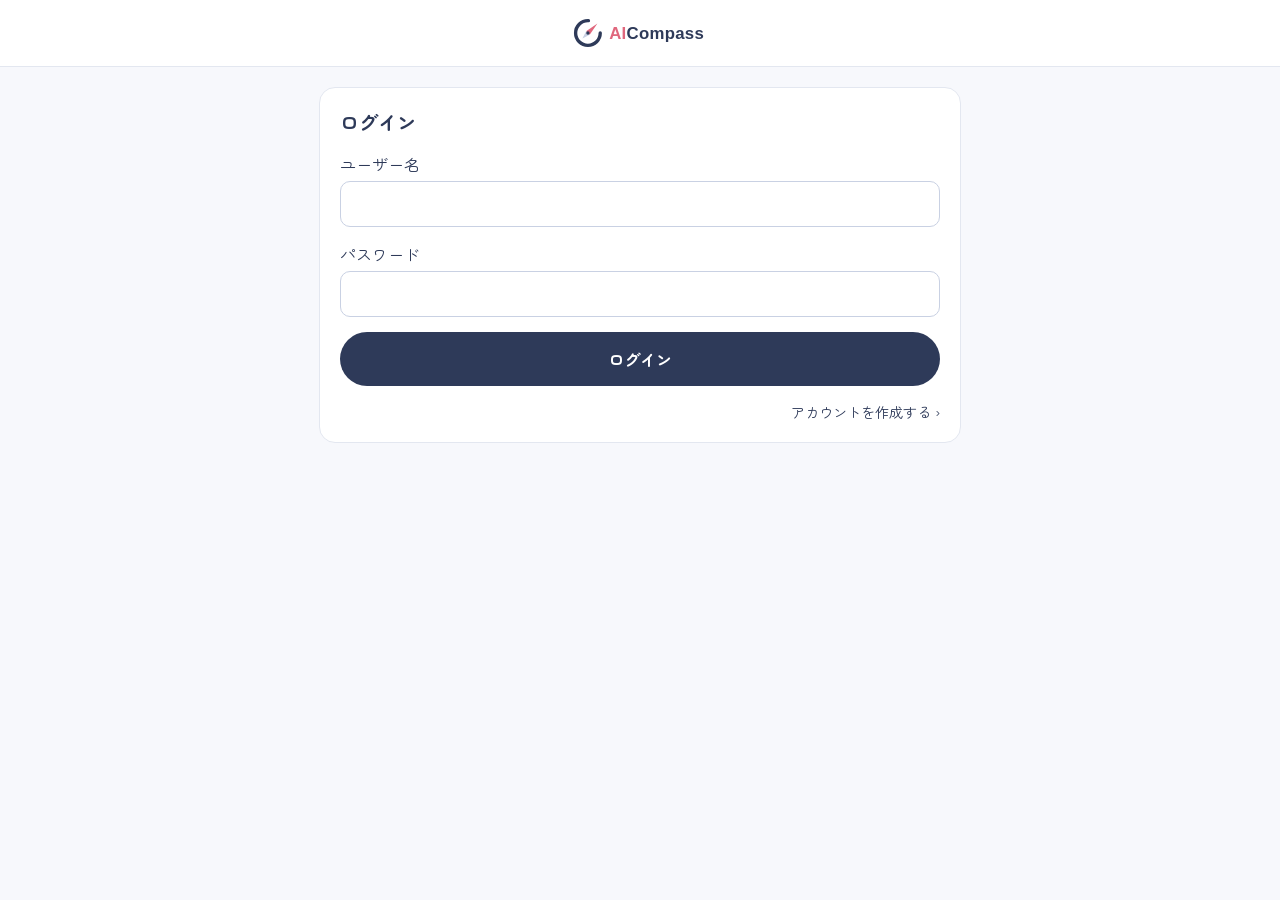
<file: front/index.html>
<!DOCTYPE html>
<html lang="ja">
<head>
    <meta charset="UTF-8">
    <!-- 【変更】スマホで正しい幅で表示するため追加 -->
    <meta name="viewport" content="width=device-width, initial-scale=1">
    <title>AICompass｜タスク管理アプリ</title>
    <link rel="icon" href="logo-mark.svg?v=2" type="image/svg+xml">
    <link rel="stylesheet" href="style.css">
</head>
<body>
    <header>
        <!-- 【変更】ほかのページと同じく、ロゴを押すとホーム (このページ) を開く -->
        <a href="index.html" class="logo-link" aria-label="ホーム"><img src="logo.svg" alt="AICompass" class="header-logo"></a>
    </header>
    <div class="container">
        <!-- 【変更】ログイン中のユーザー名とログアウト -->
        <div class="user-bar">
            <span id="user-name"></span>
            <a href="#" id="logout-link">ログアウト</a>
        </div>

        <!-- 【変更】ホーム画面を作り直し: サーバー停止時の表示・期限のお知らせ・今日の予定・状況に応じて変わる大きいボタン -->
        <p id="server-error" class="notice-error hidden">サーバーにつながりません。バックエンドが起動しているか確認してください。</p>

        <section id="deadline-alerts" class="hidden">
            <h2>期限が迫っているタスク</h2>
            <ul id="deadline-list" class="deadline-list"></ul>
        </section>

        <section id="today-plan">
            <div class="plan-header">
                <h2>今日の予定</h2>
                <span id="today-plan-progress" class="plan-progress"></span>
            </div>
            <p id="plan-message" class="plan-empty">まだ決めていません</p>
            <ul id="today-plan-list" class="plan-list" role="radiogroup" aria-label="完了にするタスク"></ul>

            <!-- 【変更】今日の予定からタスクを選んで、その場で完了にする -->
            <div id="complete-area" class="hidden">
                <div id="minutes-row" class="minutes-row hidden">
                    <label for="actual-time">かかった時間 (分)</label>
                    <input type="number" id="actual-time" min="1" inputmode="numeric">
                </div>
                <button id="complete-btn" class="secondary-btn toggle-btn" disabled>完了</button>
            </div>
            <a id="replan-link" class="text-link hidden" href="schedule.html">おすすめからタスクを追加 ›</a>
        </section>

        <!-- 状況によって中身が変わる。そのとき一番よく使う操作だけを大きく出す -->
        <button id="main-action" class="secondary-btn" onclick="location.href='schedule.html'">今日やることを決める</button>

        <div class="sub-actions">
            <button id="sub-add" class="primary-btn" onclick="location.href='add_task.html'">タスクを追加</button>
            <button class="primary-btn" onclick="location.href='all_tasks.html'">タスク一覧</button>
        </div>
    </div>

    <!-- 【変更】予定・期限の表示と、状況に応じたボタンの切り替えを行う処理を追加 -->
    <!-- 【変更】ログイン管理の共通処理を読み込み、未ログインならログイン画面へ -->
    <script src="auth.js"></script>
    <script>
        const auth = requireLogin();
        if (auth) document.getElementById('user-name').textContent = `${auth.username} さん`;
        document.getElementById('logout-link').addEventListener('click', (e) => {
            e.preventDefault();
            logout();
        });

        function todayString() {
            const d = new Date();
            return `${d.getFullYear()}-${String(d.getMonth() + 1).padStart(2, '0')}-${String(d.getDate()).padStart(2, '0')}`;
        }

        function setMainAction(label, href) {
            const btn = document.getElementById('main-action');
            btn.textContent = label;
            btn.onclick = () => { location.href = href; };
        }

        function loadTodayPlan() {
            try {
                // 【変更】予定はユーザーごとのキーで保存している
                const plan = JSON.parse(localStorage.getItem(planStorageKey()));
                // 前日以前に作った予定は使わない
                if (plan && plan.date === todayString() && Array.isArray(plan.schedule) && plan.schedule.length > 0) return plan;
            } catch (e) {
                // 保存できない環境や壊れたデータのときは予定なし扱い
            }
            return null;
        }

        // サーバーが応答しないときに待ち続けないよう、5秒で打ち切る
        async function fetchTasks() {
            try {
                const res = await apiFetch("/api/get_tasks", { signal: AbortSignal.timeout(5000) });
                if (!res.ok) return null;
                return await res.json();
            } catch (e) {
                return null;
            }
        }

        function renderDeadlineAlerts(tasks) {
            const today = todayString();
            const urgent = tasks
                .filter(t => t.status === '未着手' && /^\d{4}-\d{2}-\d{2}$/.test(t.deadline || '') && t.deadline <= today)
                .sort((a, b) => a.deadline.localeCompare(b.deadline));
            if (urgent.length === 0) return;

            const list = document.getElementById('deadline-list');
            urgent.forEach(t => {
                const overdue = t.deadline < today;
                const [, m, d] = t.deadline.split('-').map(Number);
                const li = document.createElement('li');
                const badge = document.createElement('span');
                badge.className = overdue ? 'badge badge-overdue' : 'badge badge-today';
                badge.textContent = overdue ? `期限切れ ${m}/${d}` : '今日まで';
                const title = document.createElement('span');
                title.textContent = t.title;
                li.append(badge, title);
                list.append(li);
            });
            document.getElementById('deadline-alerts').classList.remove('hidden');
        }

        // 【変更】今日の予定のタスクを選ぶと「完了」ボタンが押せるようになる
        let selectedTaskId = null;

        function selectTask(li, task) {
            // 【変更】選んでいるタスクをもう一度押すと選択を解除し、完了ボタンを押せない状態に戻す
            if (selectedTaskId === task.id) {
                li.classList.remove('selected');
                li.setAttribute('aria-checked', 'false');
                selectedTaskId = null;
                document.getElementById('minutes-row').classList.add('hidden');
                document.getElementById('complete-btn').disabled = true;
                return;
            }
            document.querySelectorAll('#today-plan-list li.selectable').forEach(el => {
                el.classList.remove('selected');
                el.setAttribute('aria-checked', 'false');
            });
            li.classList.add('selected');
            li.setAttribute('aria-checked', 'true');
            selectedTaskId = task.id;

            // 見積もり時間を初期値にしておき、違えば直してもらう
            const input = document.getElementById('actual-time');
            input.value = task.estimated_minutes > 0 ? task.estimated_minutes : '';
            document.getElementById('minutes-row').classList.remove('hidden');
            document.getElementById('complete-btn').disabled = false;
        }

        function renderPlan(plan, statusById, taskById) {
            const list = document.getElementById('today-plan-list');
            let doneCount = 0;
            plan.schedule.forEach(task => {
                // 週次の整理で完了タスクは削除されるので、一覧にないものも完了扱いにする
                const done = statusById !== null && (statusById[task.task_id] === '完了' || !(task.task_id in statusById));
                if (done) doneCount++;

                const li = document.createElement('li');
                if (done) li.classList.add('done');
                const title = document.createElement('strong');
                title.textContent = task.title || task.task_id;
                const reason = document.createElement('span');
                reason.textContent = task.reason || '';
                li.append(title, reason);

                // 【変更】まだ終わっていないタスクは押して選べるようにする
                const current = taskById && taskById[task.task_id];
                if (!done && current) {
                    li.classList.add('selectable', 'single');
                    li.tabIndex = 0;
                    li.setAttribute('role', 'radio');
                    li.setAttribute('aria-checked', 'false');
                    li.addEventListener('click', () => selectTask(li, current));
                    li.addEventListener('keydown', (e) => {
                        if (e.key === 'Enter' || e.key === ' ') { e.preventDefault(); selectTask(li, current); }
                    });
                }
                list.append(li);
            });
            if (statusById !== null) {
                document.getElementById('today-plan-progress').textContent = `${doneCount} / ${plan.schedule.length} 完了`;
            }
            return doneCount === plan.schedule.length;
        }

        document.addEventListener('DOMContentLoaded', async () => {
            const plan = loadTodayPlan();
            const tasks = await fetchTasks();
            const message = document.getElementById('plan-message');

            if (tasks === null) {
                document.getElementById('server-error').classList.remove('hidden');
            } else {
                renderDeadlineAlerts(tasks);
            }

            const statusById = tasks === null ? null : Object.fromEntries(tasks.map(t => [t.id, t.status]));
            const taskById = tasks === null ? null : Object.fromEntries(tasks.map(t => [t.id, t]));
            const pendingCount = tasks === null ? null : tasks.filter(t => t.status === '未着手').length;

            if (!plan) {
                if (pendingCount === 0) {
                    // タスクが1件もないと予定は作れないので、まず登録へ案内する
                    message.textContent = 'まずはタスクを登録しましょう';
                    setMainAction('タスクを追加', 'add_task.html');
                    document.getElementById('sub-add').classList.add('hidden');
                }
                return;
            }

            const allDone = renderPlan(plan, statusById, taskById);
            if (allDone && statusById !== null) {
                message.textContent = '今日の予定はすべて完了しました';
                if (pendingCount === 0) {
                    setMainAction('タスクを追加', 'add_task.html');
                    document.getElementById('sub-add').classList.add('hidden');
                } else {
                    setMainAction('追加で決める', 'schedule.html');
                }
            } else if (statusById !== null) {
                // 【変更】予定の途中は、ここで選んで完了にする (大きいボタンの代わりに「完了」ボタン)
                message.textContent = '終わったタスクを選んでください';
                document.getElementById('complete-area').classList.remove('hidden');
                document.getElementById('replan-link').classList.remove('hidden');
                document.getElementById('main-action').classList.add('hidden');
            } else {
                // サーバーにつながらないときは完了にできないので、予定だけ表示する
                message.classList.add('hidden');
                document.getElementById('main-action').classList.add('hidden');
            }
        });

        // 【変更】選んだタスクを完了として記録する
        document.getElementById('complete-btn').addEventListener('click', async () => {
            const btn = document.getElementById('complete-btn');
            const minutes = parseInt(document.getElementById('actual-time').value, 10);
            if (!selectedTaskId) return;
            if (!(minutes > 0)) return alert('かかった時間を分で入力してください');

            btn.disabled = true;
            try {
                const res = await apiFetch("/api/complete_task", {
                    method: "POST",
                    headers: { "Content-Type": "application/json" },
                    body: JSON.stringify({ task_id: selectedTaskId, actual_minutes: minutes })
                });
                if (res.ok) {
                    location.reload();
                    return;
                }
                alert(res.status === 404 ? "このタスクは見つかりませんでした。" : "記録に失敗しました。");
            } catch (e) {
                alert("記録に失敗しました。");
            }
            btn.disabled = false;
        });
    </script>
</body>
</html>
</file>
<file: front/style.css>
/* 【変更】丸みのある日本語フォント (読み込めない環境では端末の標準フォント) */
@import url('https://fonts.googleapis.com/css2?family=Zen+Maru+Gothic:wght@400;500;700&display=swap');

/* 【変更】配色: ネイビー (コンパス・道しるべ) を基軸に、ローズ (愛) を差し色として少しだけ使う */
:root {
    --navy: #2E3A59;        /* 文字・見出し・メインのボタン */
    --navy-soft: #C9D1E3;   /* 枠線・未完了のチェック */
    --navy-tint: #EEF1F8;   /* 薄い面 (表の見出し・補足の枠) */
    --rose: #E0677D;        /* 差し色: 期限切れ・ロゴのハート */
    --rose-tint: #FCE3E7;   /* ローズの薄い面 */
    --rose-text: #9B2F43;   /* ローズの面の上の文字 */
    --bg-color: #F7F8FC;    /* ページの背景 */
    --box-bg: #fff;
    --line: #E3E7F0;        /* 区切り線 */
    --sub-text: #8A8FA3;    /* 補足の文字 */
}

body {
    font-family: 'Zen Maru Gothic', 'Hiragino Maru Gothic ProN', 'Hiragino Sans', 'Meiryo', sans-serif;
    background-color: var(--bg-color);
    color: var(--navy);
    margin: 0;
    padding: 0;
}

header {
    background-color: var(--box-bg);
    padding: 15px 20px;
    border-bottom: 1px solid var(--line);
    display: flex;
    align-items: center;
    margin-bottom: 20px;
}

header h1 {
    margin: 0;
    font-size: 1.2rem;
    font-weight: 700;
    color: var(--navy);
    flex-grow: 1;
    text-align: center;
}

/* 【変更】ホーム・ログイン画面の見出しをロゴ画像にした */
.header-logo { display: block; height: 36px; width: auto; margin: 0 auto; }

/* 【変更】ロゴはどのページでも中央に置き、押すとホームに戻る */
.logo-link { flex-grow: 1; display: block; min-width: 0; }
.logo-link .header-logo { max-width: 100%; }

/* 【変更】ページ名は白い枠の上部に出す */
.page-title { font-size: 1.3rem; font-weight: 700; margin: 0 0 16px; padding-bottom: 12px; border-bottom: 1px solid var(--line); }

/* 【変更】戻るリンクがあってもロゴが中央に来るよう、右側に同じ幅の余白を取る */
header:has(.home-link)::after {
    content: "";
    width: 4em;
}
.home-link { width: 4em; white-space: nowrap; }

.home-link {
    text-decoration: none;
    color: var(--navy);
    font-weight: 700;
}

.container {
    max-width: 600px;
    margin: 0 auto;
    padding: 20px;
    background: var(--box-bg);
    border: 1px solid var(--line);
    border-radius: 16px;
}

h2 { font-size: 1.2rem; font-weight: 700; margin-top: 0; }

button {
    width: 100%;
    padding: 15px;
    margin-bottom: 15px;
    border: none;
    border-radius: 999px;
    font-family: inherit;
    font-size: 1rem;
    font-weight: 700;
    cursor: pointer;
    transition: opacity 0.2s;
}

button:hover { opacity: 0.85; }
/* 【変更】通信中で押せないボタンを半透明にする */
button:disabled { opacity: 0.5; cursor: not-allowed; }
/* 【変更】色はネイビーに統一。塗りつぶし = メインの操作、枠線 = それ以外 */
.primary-btn { background-color: var(--box-bg); color: var(--navy); border: 1.5px solid var(--navy-soft); }
.secondary-btn { background-color: var(--navy); color: #fff; }
.action-btn { background-color: var(--navy); color: #fff; }
.danger-btn { background-color: var(--navy); color: #fff; }

textarea {
    width: 100%;
    height: 100px;
    padding: 12px;
    border: 1.5px solid var(--navy-soft);
    border-radius: 12px;
    margin-bottom: 15px;
    font-family: inherit;
    font-size: 1rem;
    color: var(--navy);
    box-sizing: border-box;
    resize: none;
}

input[type="number"], input[type="text"], input[type="password"] {
    width: 100%;
    padding: 10px 12px;
    margin: 5px 0 15px;
    border: 1.5px solid var(--navy-soft);
    border-radius: 10px;
    box-sizing: border-box;
    font-family: inherit;
    color: var(--navy);
    font-size: 1rem; /* 【変更】16px未満だとiPhoneで入力時に自動ズームされる */
}

/* 【変更】入力中の欄をネイビーで示す */
textarea:focus, input:focus {
    outline: none;
    border-color: var(--navy);
    box-shadow: 0 0 0 3px var(--navy-tint);
}

.hidden { display: none !important; }
.result-box { margin-top: 20px; padding-top: 20px; border-top: 1px solid var(--line); }
.ai-reason { background: var(--navy-tint); padding: 15px; border-radius: 12px; font-size: 0.9rem; color: var(--navy); margin-bottom: 20px; }
#loading { text-align: center; color: var(--navy); font-weight: 700; margin: 20px 0; }

/* 【変更】アカウント作成画面の入力欄の下の注意書き */
.field-hint { font-size: 0.8rem; color: var(--sub-text); margin: -10px 0 15px; }

/* 【変更】ログイン中のユーザー名とログアウトリンク */
.user-bar { display: flex; justify-content: space-between; align-items: center; font-size: 0.85rem; color: var(--sub-text); margin-bottom: 16px; }
.user-bar a { color: var(--navy); text-decoration: none; }

/* 【変更】ここから: ホーム画面 (今日の予定・エラー表示・期限のお知らせ・ボタン配置) */
#today-plan { margin-bottom: 20px; }
.plan-header { display: flex; justify-content: space-between; align-items: baseline; margin-bottom: 10px; }
.plan-header h2 { margin: 0; }
.plan-progress { font-size: 0.85rem; color: var(--sub-text); }
.plan-empty { color: var(--sub-text); margin: 0; }
.text-link { display: block; text-align: right; color: var(--navy); font-size: 0.9rem; text-decoration: none; }

.notice-error {
    background: var(--rose-tint);
    color: var(--rose-text);
    padding: 10px 12px;
    border-radius: 12px;
    font-size: 0.85rem;
    margin: 0 0 16px;
}

#deadline-alerts { margin-bottom: 20px; }
#deadline-alerts h2 { font-size: 0.95rem; color: var(--navy); margin-bottom: 8px; }
.deadline-list { list-style: none; padding: 0; margin: 0; }
.deadline-list li { display: flex; align-items: center; gap: 8px; padding: 6px 0; font-size: 0.9rem; }
.badge { flex-shrink: 0; font-size: 0.75rem; font-weight: 700; padding: 2px 10px; border-radius: 999px; }
/* 【変更】期限切れはローズで塗りつぶし、今日までは薄いローズ */
.badge-overdue { background: var(--rose); color: #fff; }
.badge-today { background: var(--rose-tint); color: var(--rose-text); }

/* 使う頻度の低い操作は小さく横並びにする */
.sub-actions { display: flex; gap: 10px; }
.sub-actions button { margin-bottom: 0; padding: 12px; font-size: 0.9rem; }

/* 【変更】予定のリスト: 左の色線をやめ、丸いチェック付きの行にした */
.plan-list { list-style: none; padding: 0; margin: 0; }
.plan-list li {
    position: relative;
    background: var(--box-bg);
    border: 1px solid var(--line);
    border-radius: 12px;
    margin-bottom: 8px;
    padding: 12px 14px 12px 44px;
}
.plan-list li::before {
    content: "";
    position: absolute;
    left: 14px;
    top: 14px;
    width: 16px;
    height: 16px;
    border: 2px solid var(--navy-soft);
    border-radius: 50%;
    box-sizing: border-box;
}
.plan-list li strong { display: block; }
.plan-list li span { font-size: 0.8rem; color: var(--sub-text); }
.plan-list li.done { color: var(--sub-text); }
.plan-list li.done::before {
    content: "✓";
    background: var(--navy);
    border-color: var(--navy);
    color: #fff;
    font-size: 10px;
    line-height: 12px;
    text-align: center;
}
.plan-list li.done strong { text-decoration: line-through; }

/* 【変更】押して選べるタスクの行 (ホームの今日の予定・おすすめのタスク) */
.plan-list li.selectable { cursor: pointer; transition: background 0.15s, border-color 0.15s; }
.plan-list li.selectable:hover { border-color: var(--navy-soft); }
.plan-list li.selectable:focus-visible { outline: none; box-shadow: 0 0 0 3px var(--navy-tint); }
.plan-list li.selected { border-color: var(--navy); background: var(--navy-tint); }
/* 1つだけ選ぶ (ホーム): 丸の中に点 */
.plan-list li.selected.single::before { border-color: var(--navy); background: var(--navy); box-shadow: inset 0 0 0 3px #fff; }
/* いくつでも選ぶ (おすすめ): チェック */
.plan-list li.selected.multi::before {
    content: "✓";
    background: var(--navy);
    border-color: var(--navy);
    color: #fff;
    font-size: 10px;
    line-height: 12px;
    text-align: center;
}
.list-heading { font-size: 0.95rem; margin: 20px 0 8px; }
.list-hint { font-size: 0.85rem; color: var(--sub-text); margin: 0 0 10px; }

/* 【変更】選ぶまでは押せない薄い白ボタン、選ぶと塗りつぶしのネイビーになる */
.toggle-btn:disabled {
    background-color: var(--box-bg);
    color: var(--navy-soft);
    border: 1.5px solid var(--line);
    opacity: 1;
}

/* 【変更】完了にしたときの「かかった時間」の入力欄 */
.minutes-row { display: flex; align-items: center; gap: 10px; margin: 12px 0 4px; }
.minutes-row label { flex-shrink: 0; font-size: 0.9rem; }
.minutes-row input { margin: 0; }

/* 【変更】一覧の行の中に置く小さなボタン */
.small-btn { width: auto; margin: 0; padding: 6px 14px; font-size: 0.85rem; }
.row-complete { display: flex; align-items: center; gap: 6px; justify-content: flex-end; flex-wrap: wrap; }
.row-complete input { width: 72px; margin: 0; padding: 6px 8px; }
.row-complete .unit { font-size: 0.85rem; }

/* 【変更】タスクの行の右側に出す推定時間 */
.plan-list li.with-time { padding-right: 96px; }
.plan-list li .est-time {
    position: absolute;
    right: 14px;
    top: 12px;
    font-size: 0.8rem;
    color: var(--sub-text);
    white-space: nowrap;
}

table { width: 100%; border-collapse: collapse; margin-top: 15px; }
th, td { border: 1px solid var(--line); padding: 10px; text-align: left; font-size: 0.9rem; }
th { background-color: var(--navy-tint); }

/* 【変更】=== スマホ向け (幅600px以下) === */
@media (max-width: 600px) {
    header {
        padding: 12px 16px;
        margin-bottom: 12px;
        position: sticky;
        top: 0;
        z-index: 10;
    }
    header h1 { font-size: 1.05rem; }
    .header-logo { height: 30px; }
    .page-title { font-size: 1.15rem; }

    .container {
        margin: 0 12px 24px;
        padding: 16px;
        border-radius: 14px;
    }

    h2 { font-size: 1.05rem; }

    button {
        padding: 14px;
        margin-bottom: 12px;
        -webkit-tap-highlight-color: transparent;
    }
    button:active { opacity: 0.7; }

    textarea { height: 120px; }

    /* 一覧表はスマホでは1タスク=1枚のカード表示にする */
    table, tbody, tr, td { display: block; width: 100%; box-sizing: border-box; }
    thead { display: none; }
    tr {
        margin-bottom: 12px;
        border: 1px solid var(--line);
        border-radius: 12px;
        overflow: hidden;
    }
    td {
        display: flex;
        justify-content: space-between;
        gap: 12px;
        border: none;
        border-bottom: 1px solid var(--line);
        padding: 8px 12px;
        text-align: right;
        word-break: break-word;
    }
    td:last-child { border-bottom: none; }
    td::before {
        content: attr(data-label);
        color: var(--sub-text);
        font-weight: 700;
        text-align: left;
        flex-shrink: 0;
    }
    td:first-child {
        font-weight: 700;
        font-size: 1rem;
        text-align: left;
    }
    td:first-child::before { display: none; }
}
</file>
